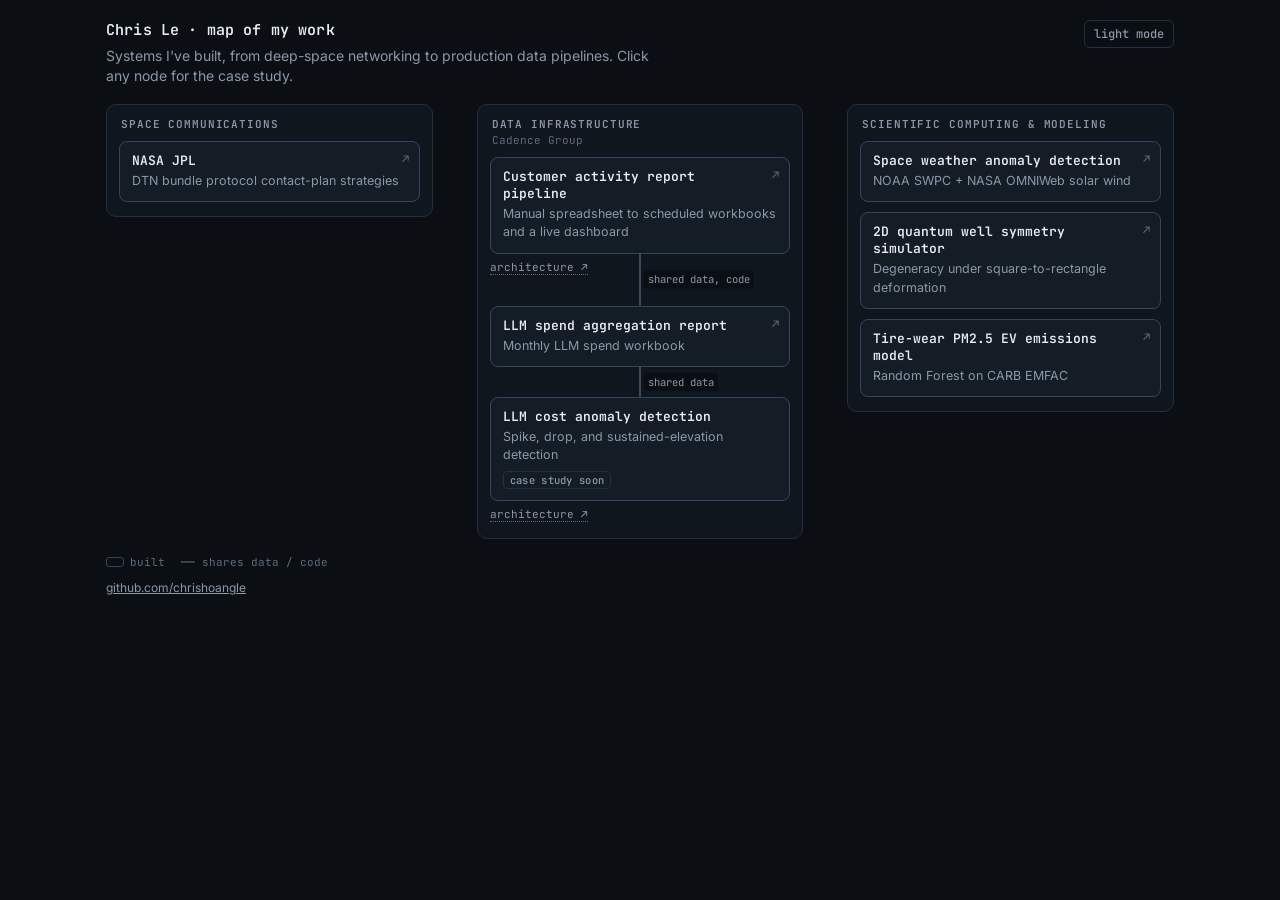
<file: index.html>
<!doctype html>
<html lang="en" data-theme="dark">
<head>
  <meta charset="utf-8">
  <meta name="viewport" content="width=device-width, initial-scale=1">
  <title>Chris Le · Map of my work</title>
  <meta name="description" content="Systems Chris Le has built, from deep-space networking to production data pipelines.">
  <link rel="preconnect" href="https://fonts.googleapis.com">
  <link rel="preconnect" href="https://fonts.gstatic.com" crossorigin>
  <link href="https://fonts.googleapis.com/css2?family=Inter:wght@400;500;600&family=JetBrains+Mono:wght@400;500;600&display=swap" rel="stylesheet">
  <link rel="stylesheet" href="assets/style.css">
</head>
<body>
  <main class="page">
    <div class="topbar">
      <div>
        <h1 class="title">Chris Le · map of my work</h1>
        <p class="intro" id="intro"></p>
      </div>
      <button class="theme-toggle" type="button">light mode</button>
    </div>
    <div id="map" aria-label="Map of projects. Each project opens its case study in a new tab."></div>
    <div id="legend"></div>
    <p class="footer-note">
      <a href="https://github.com/chrishoangle" target="_blank" rel="noopener">github.com/chrishoangle</a>
    </p>
  </main>
  <script src="assets/diagram.js"></script>
  <script>
    WorkMap.wireThemeToggle();
    WorkMap.load("projects.json").then(function (spec) {
      document.getElementById("intro").textContent = spec.intro || "";
      WorkMap.renderDiagram(document.getElementById("map"), spec, { mode: "map", archPage: "arch.html" });
      document.getElementById("legend").appendChild(WorkMap.legend(spec));
    }).catch(function (err) {
      var m = document.getElementById("map");
      m.innerHTML = '<p class="error">Could not load projects.json (' + err.message + '). If you opened this file directly, serve the folder instead, for example: python3 -m http.server</p>';
    });
  </script>
</body>
</html>
</file>
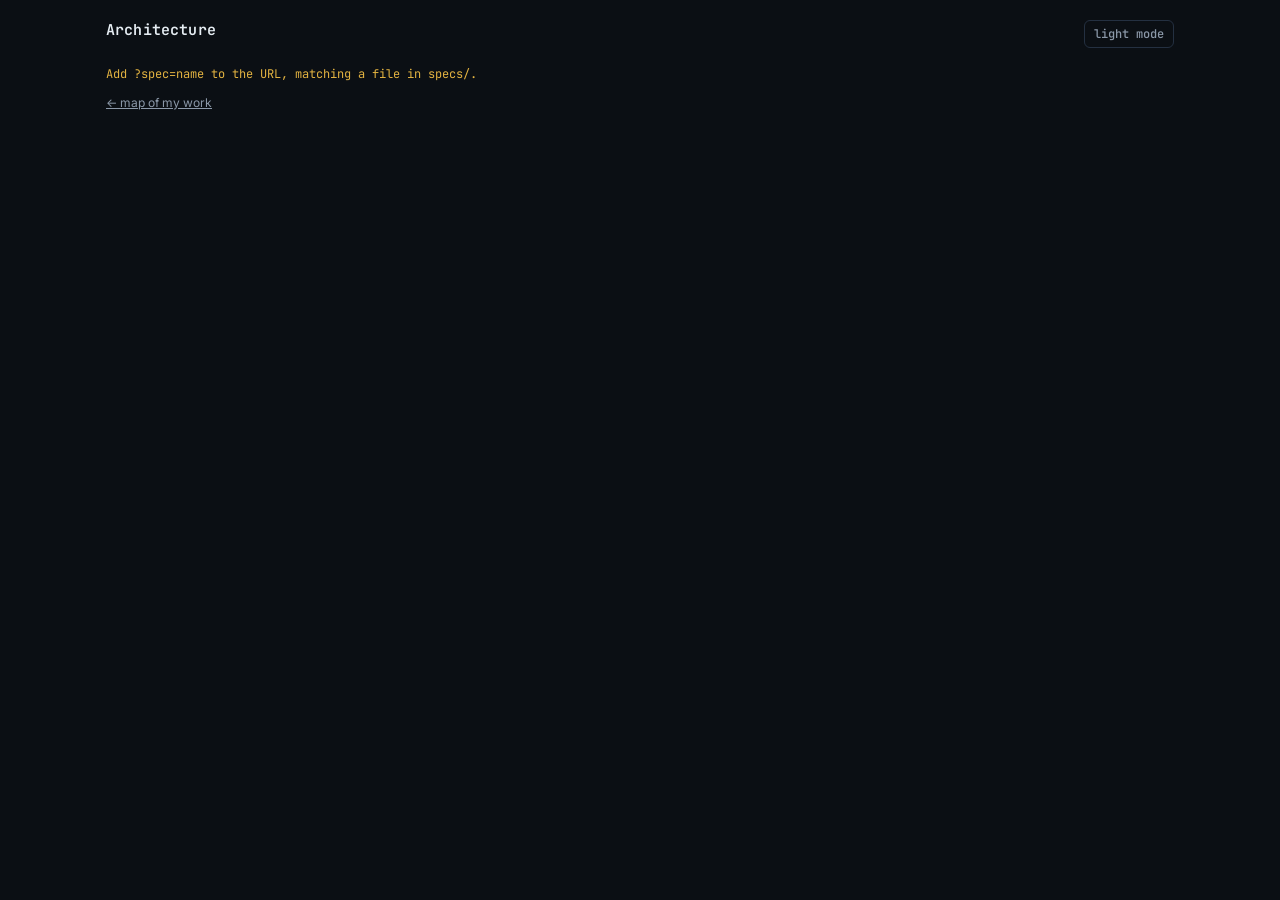
<file: arch.html>
<!doctype html>
<html lang="en" data-theme="dark">
<head>
  <meta charset="utf-8">
  <meta name="viewport" content="width=device-width, initial-scale=1">
  <title>Architecture · Chris Le</title>
  <link rel="preconnect" href="https://fonts.googleapis.com">
  <link rel="preconnect" href="https://fonts.gstatic.com" crossorigin>
  <link href="https://fonts.googleapis.com/css2?family=Inter:wght@400;500;600&family=JetBrains+Mono:wght@400;500;600&display=swap" rel="stylesheet">
  <link rel="stylesheet" href="assets/style.css">
</head>
<body>
  <main class="page">
    <div class="topbar">
      <div>
        <h1 class="title" id="title">Architecture</h1>
        <p class="intro" id="intro"></p>
      </div>
      <button class="theme-toggle" type="button">light mode</button>
    </div>
    <div id="banner"></div>
    <div id="diagram"></div>
    <div id="legend"></div>
    <p class="footer-note"><a href="./" target="_blank" rel="noopener">← map of my work</a></p>
  </main>
  <script src="assets/diagram.js"></script>
  <script>
    WorkMap.wireThemeToggle();
    var name = new URLSearchParams(location.search).get("spec") || "";
    if (!/^[a-z0-9-]+$/.test(name)) {
      document.getElementById("diagram").innerHTML = '<p class="error">Add ?spec=name to the URL, matching a file in specs/.</p>';
    } else {
      WorkMap.load("specs/" + name + ".json").then(function (spec) {
        document.title = spec.title + " · Chris Le";
        document.getElementById("title").textContent = spec.title;
        document.getElementById("intro").textContent = spec.intro || "";
        if (spec.draft) {
          var b = WorkMap.el("div", "banner", "Draft: components on this diagram are placeholders until confirmed.");
          document.getElementById("banner").appendChild(b);
        }
        WorkMap.renderDiagram(document.getElementById("diagram"), spec, { mode: "arch" });
        document.getElementById("legend").appendChild(WorkMap.legend(spec));
      }).catch(function (err) {
        document.getElementById("diagram").innerHTML = '<p class="error">Could not load specs/' + name + '.json (' + err.message + ').</p>';
      });
    }
  </script>
</body>
</html>
</file>
<file: assets/style.css>
:root,
:root[data-theme="dark"] {
  --bg: #0b0f14;
  --panel: #10161e;
  --panel-border: #243041;
  --node: #141c26;
  --node-hover: #1a2533;
  --node-border: #33465e;
  --text: #e6edf3;
  --muted: #8b98a8;
  --faint: #5d6b7c;
  --accent: #5aa9ff;
  --accent-soft: rgba(90, 169, 255, 0.16);
  --edge: #4b5d74;
  --planned: #e3b341;
  --tbd: #8b98a8;
  --tooltip-bg: #1b2531;
  --shadow: 0 8px 24px rgba(0, 0, 0, 0.45);
  color-scheme: dark;
}
:root[data-theme="light"] {
  --bg: #f7f8fa;
  --panel: #ffffff;
  --panel-border: #d6dce4;
  --node: #ffffff;
  --node-hover: #f1f6fd;
  --node-border: #b7c3d1;
  --text: #17202b;
  --muted: #566476;
  --faint: #8a96a5;
  --accent: #1f6feb;
  --accent-soft: rgba(31, 111, 235, 0.12);
  --edge: #93a2b4;
  --planned: #9a6700;
  --tbd: #6e7a89;
  --tooltip-bg: #ffffff;
  --shadow: 0 8px 24px rgba(23, 32, 43, 0.14);
  color-scheme: light;
}

* { box-sizing: border-box; }
html, body { margin: 0; padding: 0; }
body {
  background: var(--bg);
  color: var(--text);
  font-family: "Inter", system-ui, -apple-system, "Segoe UI", sans-serif;
  font-size: 14px;
  line-height: 1.45;
}
.mono { font-family: "JetBrains Mono", ui-monospace, SFMono-Regular, Menlo, monospace; }

.page { max-width: 1100px; margin: 0 auto; padding: 20px 16px 28px; }
.topbar { display: flex; align-items: flex-start; justify-content: space-between; gap: 12px; margin-bottom: 18px; }
.intro { margin: 0; color: var(--muted); font-size: 14px; max-width: 62ch; }
.title { margin: 0 0 4px; font-family: "JetBrains Mono", ui-monospace, monospace; font-size: 15px; font-weight: 600; letter-spacing: 0.01em; }
.theme-toggle {
  flex: none;
  font: 500 12px "JetBrains Mono", ui-monospace, monospace;
  color: var(--muted);
  background: transparent;
  border: 1px solid var(--panel-border);
  border-radius: 6px;
  padding: 5px 9px;
  cursor: pointer;
}
.theme-toggle:hover { color: var(--text); border-color: var(--node-border); }
.theme-toggle:focus-visible { outline: 2px solid var(--accent); outline-offset: 2px; }

.banner {
  font: 12px "JetBrains Mono", ui-monospace, monospace;
  color: var(--planned);
  border: 1px dashed var(--planned);
  border-radius: 6px;
  padding: 8px 10px;
  margin-bottom: 14px;
}

/* Diagram */
.diagram { position: relative; }
.diagram-grid {
  position: relative;
  z-index: 1;
  display: grid;
  grid-template-columns: repeat(var(--cols, 3), minmax(0, 1fr));
  gap: 44px;
  align-items: start;
}
.group {
  background: var(--panel);
  border: 1px solid var(--panel-border);
  border-radius: 10px;
  padding: 12px 12px 14px;
  min-width: 0;
}
.group-label {
  font: 600 11px "JetBrains Mono", ui-monospace, monospace;
  letter-spacing: 0.08em;
  text-transform: uppercase;
  color: var(--muted);
  margin: 0 2px 2px;
}
.group-sublabel {
  font: 11px "JetBrains Mono", ui-monospace, monospace;
  color: var(--faint);
  margin: 0 2px 10px;
}
.group-label + .nodes { margin-top: 10px; }
.nodes { display: flex; flex-direction: column; gap: 10px; }

.node {
  position: relative;
  display: block;
  background: var(--node);
  border: 1px solid var(--node-border);
  border-radius: 8px;
  padding: 10px 12px 11px;
  color: inherit;
  text-decoration: none;
  transition: border-color 120ms ease, background 120ms ease, opacity 120ms ease, box-shadow 120ms ease;
}
a.node, .node[tabindex] { cursor: pointer; }
.node-title {
  display: block;
  font: 600 13px "JetBrains Mono", ui-monospace, monospace;
  color: var(--text);
  overflow-wrap: anywhere;
}
a.node .node-title { padding-right: 18px; }
.node-sub { display: block; margin-top: 3px; font-size: 12.5px; color: var(--muted); }
.node-meta { display: flex; flex-wrap: wrap; gap: 6px; margin-top: 7px; }
.badge {
  font: 500 10.5px "JetBrains Mono", ui-monospace, monospace;
  letter-spacing: 0.03em;
  border-radius: 4px;
  padding: 1px 6px;
  border: 1px solid var(--panel-border);
  color: var(--muted);
}
.badge.planned { color: var(--planned); border-color: var(--planned); }
.badge.tbd { color: var(--tbd); border-style: dotted; }
.node-arrow { position: absolute; top: 9px; right: 10px; font: 12px "JetBrains Mono", monospace; color: var(--faint); }

.node.status-planned { border-style: dashed; border-color: var(--planned); }
.node.status-tbd { border-style: dotted; border-color: var(--tbd); }

.node:hover, .node:focus-visible, .node.is-active {
  background: var(--node-hover);
  border-color: var(--accent);
  box-shadow: 0 0 0 3px var(--accent-soft);
  outline: none;
}
.node:hover .node-arrow, .node:focus-visible .node-arrow { color: var(--accent); }
.diagram.has-active .node:not(.is-active):not(.is-linked) { opacity: 0.45; }

.diagram-link {
  display: inline-block;
  margin-top: 6px;
  font: 11px "JetBrains Mono", ui-monospace, monospace;
  color: var(--muted);
  text-decoration: none;
  border-bottom: 1px dotted var(--faint);
}
.diagram-link:hover, .diagram-link:focus-visible { color: var(--accent); border-color: var(--accent); outline: none; }

/* Edges */
.edges { position: absolute; inset: 0; width: 100%; height: 100%; pointer-events: none; z-index: 2; overflow: visible; }
.edge path { fill: none; stroke: var(--edge); stroke-width: 1.5; transition: stroke 120ms ease, opacity 120ms ease; }
.edge.status-planned path { stroke: var(--planned); stroke-dasharray: 6 5; }
.edge.status-tbd path { stroke: var(--tbd); stroke-dasharray: 2 4; }
.edge text { font: 10.5px "JetBrains Mono", ui-monospace, monospace; fill: var(--muted); }
.edge rect { fill: var(--bg); }
.edge.is-active path { stroke: var(--accent); stroke-width: 2; }
.edge.is-active text { fill: var(--text); }
.diagram.has-active .edge:not(.is-active) { opacity: 0.25; }
.arrowhead { fill: var(--edge); }
.arrowhead-active { fill: var(--accent); }
.arrowhead-planned { fill: var(--planned); }
.arrowhead-tbd { fill: var(--tbd); }

/* Tooltip */
.tooltip {
  position: absolute;
  z-index: 10;
  max-width: 260px;
  background: var(--tooltip-bg);
  border: 1px solid var(--node-border);
  border-radius: 8px;
  box-shadow: var(--shadow);
  padding: 8px 10px;
  pointer-events: none;
  opacity: 0;
  transform: translateY(4px);
  transition: opacity 100ms ease, transform 100ms ease;
}
.tooltip.show { opacity: 1; transform: none; }
.tooltip-label { font: 600 10.5px "JetBrains Mono", monospace; letter-spacing: 0.08em; text-transform: uppercase; color: var(--faint); margin-bottom: 6px; }
.chips { display: flex; flex-wrap: wrap; gap: 5px; }
.chip {
  font: 11px "JetBrains Mono", ui-monospace, monospace;
  color: var(--text);
  background: var(--accent-soft);
  border-radius: 4px;
  padding: 2px 6px;
}

.legend { display: flex; flex-wrap: wrap; gap: 16px; margin-top: 16px; font: 11px "JetBrains Mono", monospace; color: var(--faint); }
.legend span { display: inline-flex; align-items: center; gap: 6px; }
.swatch { width: 18px; height: 10px; border-radius: 3px; border: 1px solid var(--node-border); display: inline-block; }
.swatch.planned { border: 1px dashed var(--planned); }
.swatch.tbd { border: 1px dotted var(--tbd); }
.footer-note { margin-top: 10px; font-size: 12px; color: var(--faint); }
.footer-note a { color: var(--muted); }

.error { color: var(--planned); font: 12px "JetBrains Mono", monospace; }

.flow-list { display: none; }
.flow-list ul { margin: 6px 0 0; padding-left: 18px; color: var(--muted); font-size: 13px; }
.flow-list li { margin: 3px 0; }

@media (max-width: 640px) {
  .diagram-arch .edges { display: none; }
  .diagram-arch .flow-list { display: block; margin-top: 18px; }
  .page { padding: 16px 16px 24px; }
  .diagram-grid { grid-template-columns: minmax(0, 1fr); gap: 34px !important; }
  .topbar { flex-direction: column; align-items: stretch; }
  .theme-toggle { align-self: flex-start; }
}

@media (prefers-reduced-motion: reduce) {
  * { transition: none !important; }
}
.sr-only { position: absolute; width: 1px; height: 1px; padding: 0; margin: -1px; overflow: hidden; clip: rect(0 0 0 0); white-space: nowrap; border: 0; }
</file>
